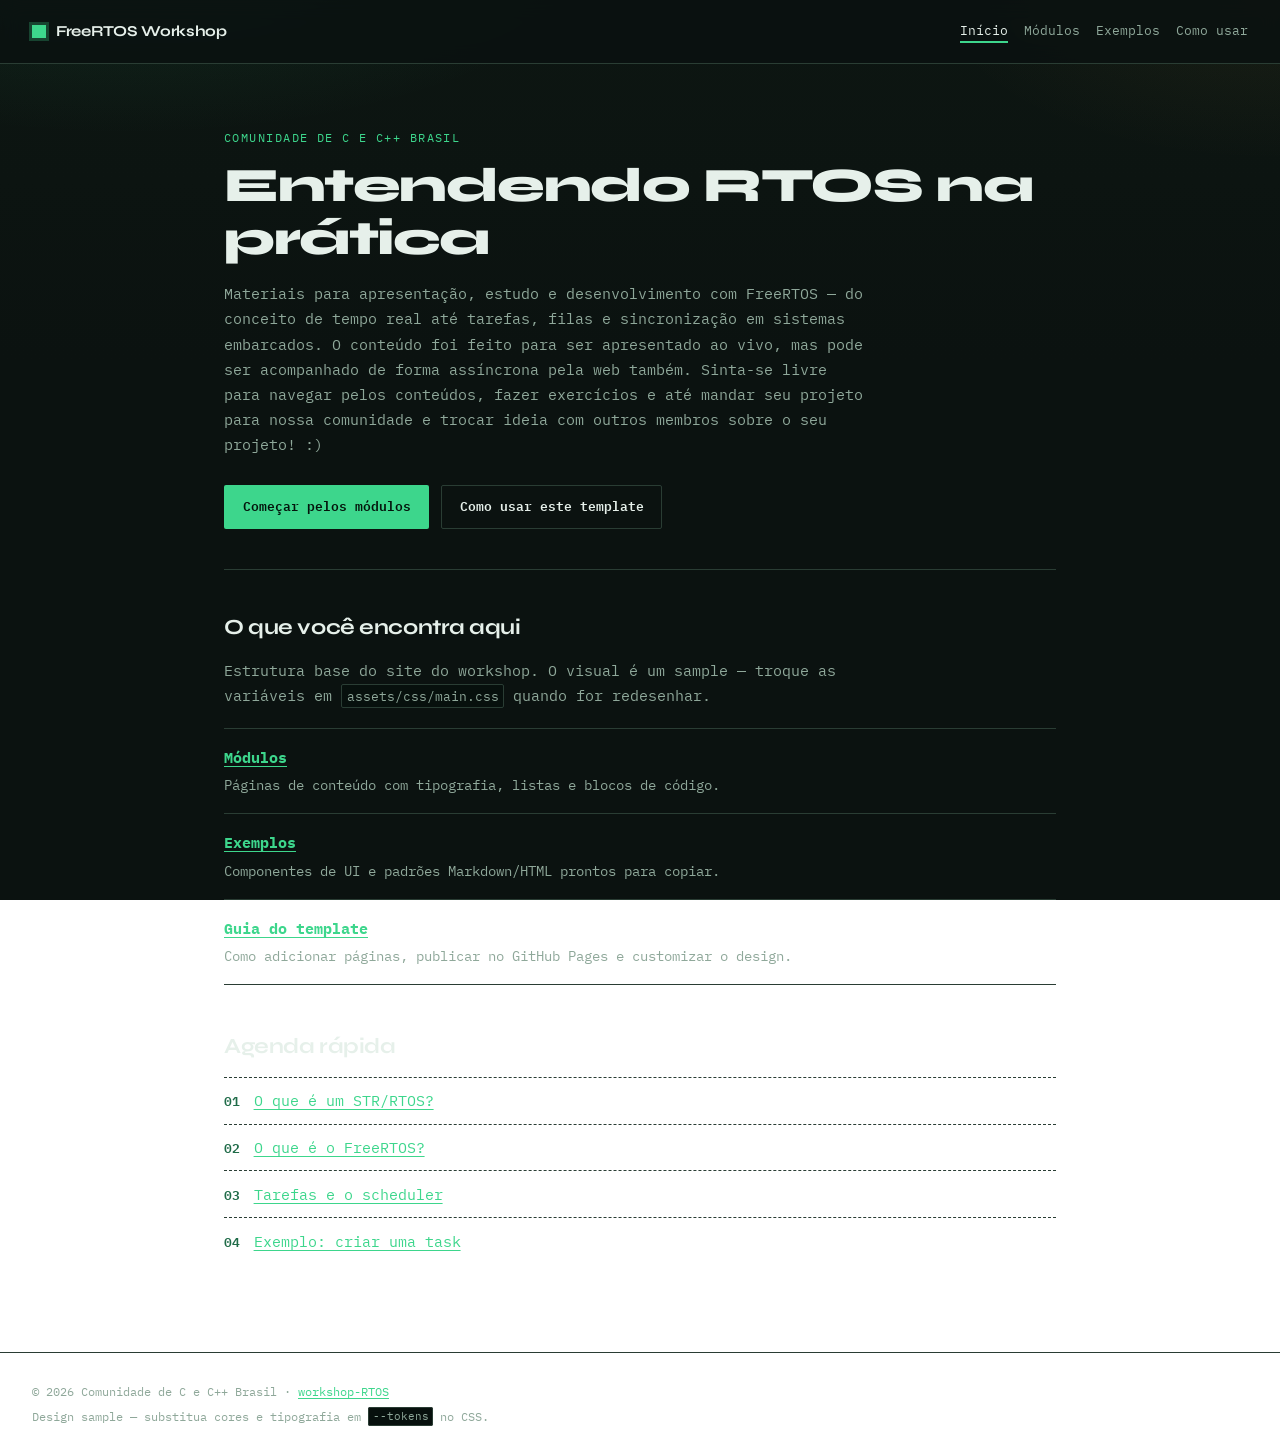
<file: pages/index.html>
<!DOCTYPE html>
<html lang="pt-BR">
<head>
  <meta charset="utf-8">
  <meta name="viewport" content="width=device-width, initial-scale=1">
  <title>Workshop FreeRTOS — Comunidade C e C++ Brasil</title>
  <meta name="description" content="Materiais para apresentação, estudo e desenvolvimento prático com FreeRTOS.">
  <link rel="preconnect" href="https://fonts.googleapis.com">
  <link rel="preconnect" href="https://fonts.gstatic.com" crossorigin>
  <link href="https://fonts.googleapis.com/css2?family=IBM+Plex+Mono:wght@400;600&family=Syne:wght@600;700;800&display=swap" rel="stylesheet">
  <link rel="stylesheet" href="assets/css/main.css">
</head>
<body>
  <div class="page-shell">
    <header class="site-header">
      <a class="brand" href="index.html">
        <span class="brand-mark" aria-hidden="true"></span>
        <span class="brand-text">FreeRTOS Workshop</span>
      </a>
      <nav class="site-nav" aria-label="Principal">
        <a href="index.html" aria-current="page">Início</a>
        <a href="modulos/01-introducao.html">Módulos</a>
        <a href="exemplos/index.html">Exemplos</a>
        <a href="guia/como-usar.html">Como usar</a>
      </nav>
    </header>

    <main>
      <section class="hero">
        <p class="eyebrow">Comunidade de C e C++ Brasil</p>
        <h1>Entendendo RTOS na prática</h1>
        <p class="lede">
          Materiais para apresentação, estudo e desenvolvimento com FreeRTOS —
          do conceito de tempo real até tarefas, filas e sincronização em sistemas embarcados.
          O conteúdo foi feito para ser apresentado ao vivo, mas pode ser 
          acompanhado de forma assíncrona pela web também. Sinta-se livre para
          navegar pelos conteúdos, fazer exercícios e até mandar seu projeto para 
          nossa comunidade e trocar ideia com outros membros sobre o seu projeto! :)
        </p>
        <div class="cta-row">
          <a class="btn btn-primary" href="modulos/01-introducao.html">Começar pelos módulos</a>
          <a class="btn btn-ghost" href="guia/como-usar.html">Como usar este template</a>
        </div>
      </section>

      <section class="section">
        <h2>O que você encontra aqui</h2>
        <p class="section-intro">Estrutura base do site do workshop. O visual é um sample — troque as variáveis em <code>assets/css/main.css</code> quando for redesenhar.</p>
        <ul class="feature-list">
          <li>
            <a href="modulos/01-introducao.html"><strong>Módulos</strong></a>
            <span>Páginas de conteúdo com tipografia, listas e blocos de código.</span>
          </li>
          <li>
            <a href="exemplos/index.html"><strong>Exemplos</strong></a>
            <span>Componentes de UI e padrões Markdown/HTML prontos para copiar.</span>
          </li>
          <li>
            <a href="guia/como-usar.html"><strong>Guia do template</strong></a>
            <span>Como adicionar páginas, publicar no GitHub Pages e customizar o design.</span>
          </li>
        </ul>
      </section>

      <section class="section section-compact">
        <h2>Agenda rápida</h2>
        <ol class="agenda">
          <li><a href="modulos/01-introducao.html">O que é um STR/RTOS?</a></li>
          <li><a href="modulos/02-freertos.html">O que é o FreeRTOS?</a></li>
          <li><a href="modulos/02-tarefas.html">Tarefas e o scheduler</a></li>
          <li><a href="exemplos/snippet-codigo.html">Exemplo: criar uma task</a></li>
        </ol>
      </section>
    </main>

    <footer class="site-footer">
      <p>© 2026 Comunidade de C e C++ Brasil · <a href="https://github.com/">workshop-RTOS</a></p>
      <p class="footer-note">Design sample — substitua cores e tipografia em <code>--tokens</code> no CSS.</p>
    </footer>
  </div>
</body>
</html>
</file>
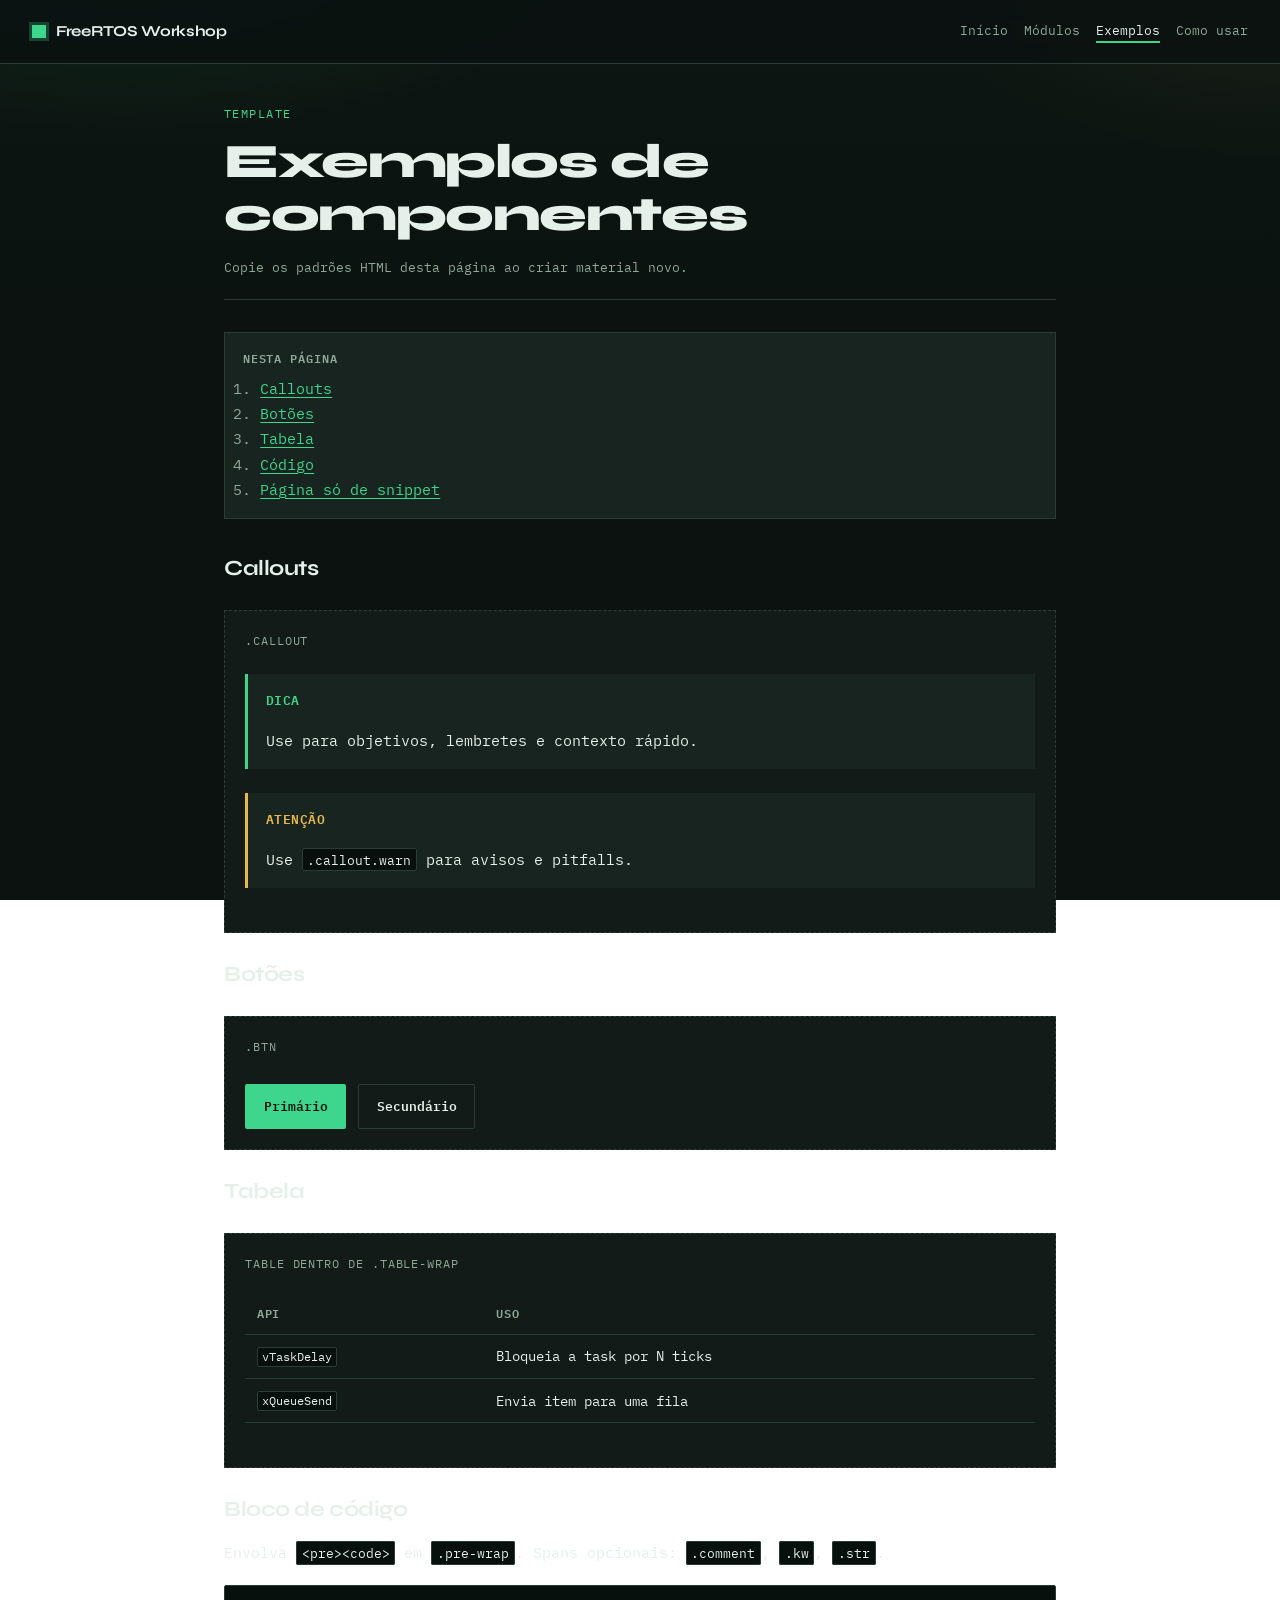
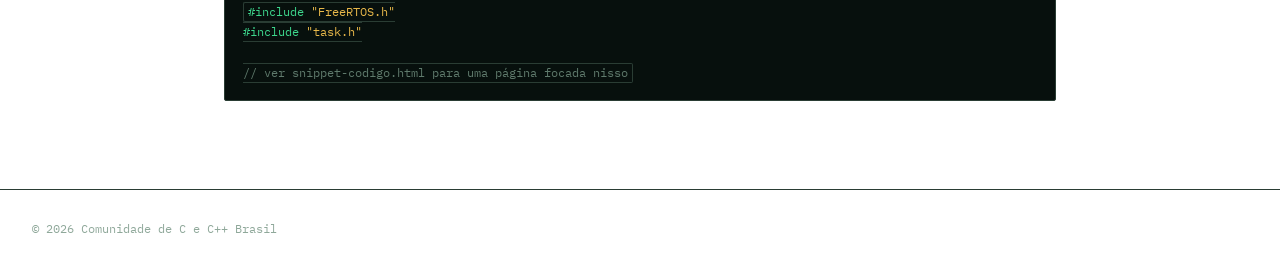
<file: docs/exemplos/index.html>
<!DOCTYPE html>
<html lang="pt-BR">
<head>
  <meta charset="utf-8">
  <meta name="viewport" content="width=device-width, initial-scale=1">
  <title>Exemplos de componentes — Workshop FreeRTOS</title>
  <link rel="preconnect" href="https://fonts.googleapis.com">
  <link rel="preconnect" href="https://fonts.gstatic.com" crossorigin>
  <link href="https://fonts.googleapis.com/css2?family=IBM+Plex+Mono:wght@400;600&family=Syne:wght@600;700;800&display=swap" rel="stylesheet">
  <link rel="stylesheet" href="../assets/css/main.css">
</head>
<body>
  <div class="page-shell">
    <header class="site-header">
      <a class="brand" href="../index.html">
        <span class="brand-mark" aria-hidden="true"></span>
        <span class="brand-text">FreeRTOS Workshop</span>
      </a>
      <nav class="site-nav" aria-label="Principal">
        <a href="../index.html">Início</a>
        <a href="../modulos/01-introducao.html">Módulos</a>
        <a href="index.html" aria-current="page">Exemplos</a>
        <a href="../guia/como-usar.html">Como usar</a>
      </nav>
    </header>

    <main>
      <header class="page-header">
        <p class="eyebrow">Template</p>
        <h1 class="page-title">Exemplos de componentes</h1>
        <p class="meta">Copie os padrões HTML desta página ao criar material novo.</p>
      </header>

      <nav class="toc" aria-label="Nesta página">
        <h2>Nesta página</h2>
        <ol>
          <li><a href="#callouts">Callouts</a></li>
          <li><a href="#botoes">Botões</a></li>
          <li><a href="#tabela">Tabela</a></li>
          <li><a href="#codigo">Código</a></li>
          <li><a href="snippet-codigo.html">Página só de snippet</a></li>
        </ol>
      </nav>

      <article class="content">
        <h2 id="callouts">Callouts</h2>
        <div class="component-demo">
          <p class="label">.callout</p>
          <div class="callout">
            <p class="callout-title">Dica</p>
            <p>Use para objetivos, lembretes e contexto rápido.</p>
          </div>
          <div class="callout warn">
            <p class="callout-title">Atenção</p>
            <p>Use <code>.callout.warn</code> para avisos e pitfalls.</p>
          </div>
        </div>

        <h2 id="botoes">Botões</h2>
        <div class="component-demo">
          <p class="label">.btn</p>
          <div class="cta-row">
            <a class="btn btn-primary" href="#">Primário</a>
            <a class="btn btn-ghost" href="#">Secundário</a>
          </div>
        </div>

        <h2 id="tabela">Tabela</h2>
        <div class="component-demo">
          <p class="label">table dentro de .table-wrap</p>
          <div class="table-wrap">
            <table>
              <thead>
                <tr>
                  <th>API</th>
                  <th>Uso</th>
                </tr>
              </thead>
              <tbody>
                <tr>
                  <td><code>vTaskDelay</code></td>
                  <td>Bloqueia a task por N ticks</td>
                </tr>
                <tr>
                  <td><code>xQueueSend</code></td>
                  <td>Envia item para uma fila</td>
                </tr>
              </tbody>
            </table>
          </div>
        </div>

        <h2 id="codigo">Bloco de código</h2>
        <p>
          Envolva <code>&lt;pre&gt;&lt;code&gt;</code> em <code>.pre-wrap</code>.
          Spans opcionais: <code>.comment</code>, <code>.kw</code>, <code>.str</code>.
        </p>
        <div class="pre-wrap">
          <pre><code><span class="kw">#include</span> <span class="str">"FreeRTOS.h"</span>
<span class="kw">#include</span> <span class="str">"task.h"</span>

<span class="comment">// ver snippet-codigo.html para uma página focada nisso</span></code></pre>
        </div>
      </article>
    </main>

    <footer class="site-footer">
      <p>© 2026 Comunidade de C e C++ Brasil</p>
    </footer>
  </div>
</body>
</html>
</file>
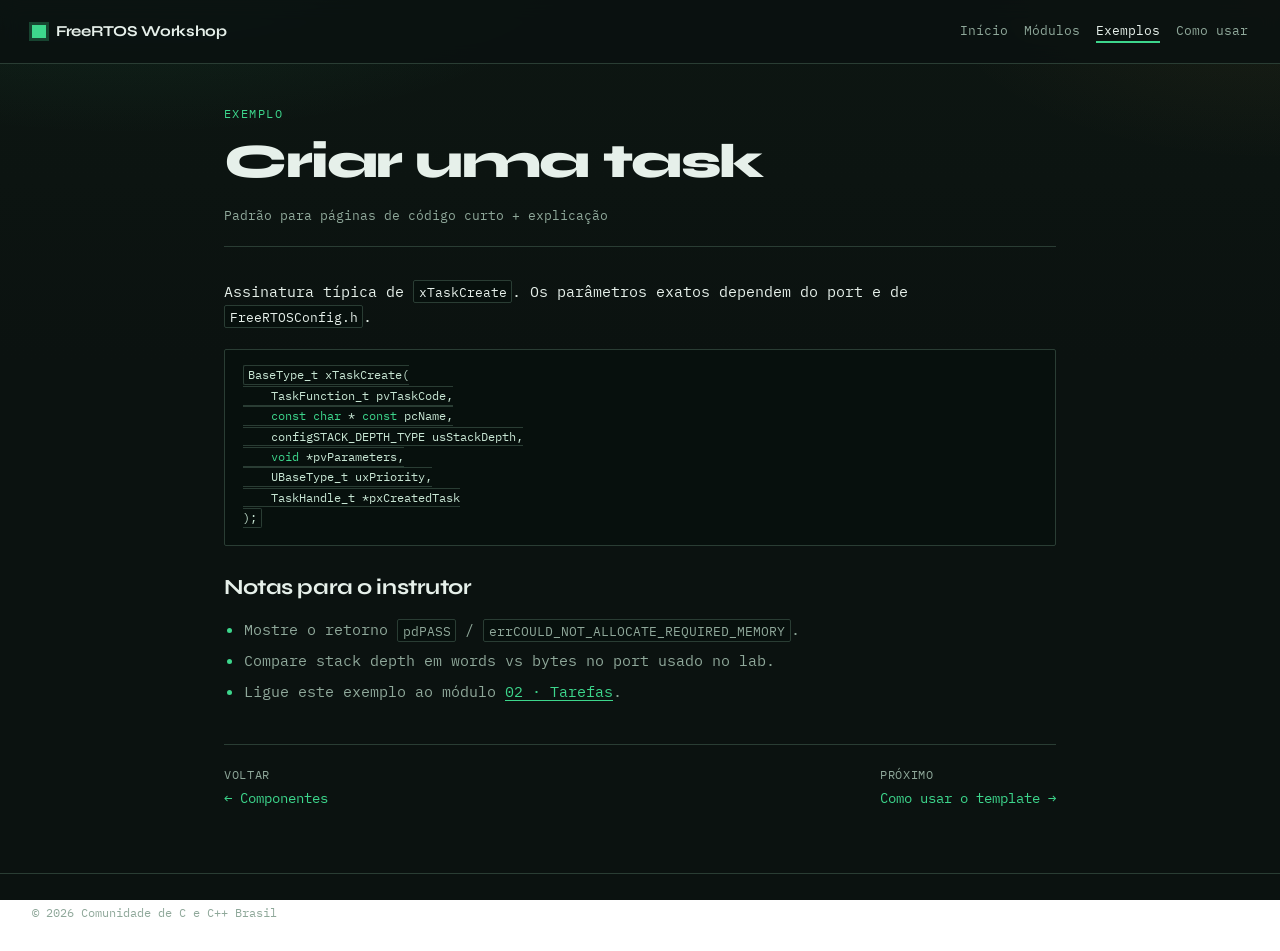
<file: docs/exemplos/snippet-codigo.html>
<!DOCTYPE html>
<html lang="pt-BR">
<head>
  <meta charset="utf-8">
  <meta name="viewport" content="width=device-width, initial-scale=1">
  <title>Snippet · xTaskCreate — Workshop FreeRTOS</title>
  <link rel="preconnect" href="https://fonts.googleapis.com">
  <link rel="preconnect" href="https://fonts.gstatic.com" crossorigin>
  <link href="https://fonts.googleapis.com/css2?family=IBM+Plex+Mono:wght@400;600&family=Syne:wght@600;700;800&display=swap" rel="stylesheet">
  <link rel="stylesheet" href="../assets/css/main.css">
</head>
<body>
  <div class="page-shell">
    <header class="site-header">
      <a class="brand" href="../index.html">
        <span class="brand-mark" aria-hidden="true"></span>
        <span class="brand-text">FreeRTOS Workshop</span>
      </a>
      <nav class="site-nav" aria-label="Principal">
        <a href="../index.html">Início</a>
        <a href="../modulos/01-introducao.html">Módulos</a>
        <a href="index.html" aria-current="page">Exemplos</a>
        <a href="../guia/como-usar.html">Como usar</a>
      </nav>
    </header>

    <main>
      <header class="page-header">
        <p class="eyebrow">Exemplo</p>
        <h1 class="page-title">Criar uma task</h1>
        <p class="meta">Padrão para páginas de código curto + explicação</p>
      </header>

      <article class="content">
        <p>
          Assinatura típica de <code>xTaskCreate</code>. Os parâmetros exatos dependem
          do port e de <code>FreeRTOSConfig.h</code>.
        </p>

        <div class="pre-wrap">
          <pre><code>BaseType_t xTaskCreate(
    TaskFunction_t pvTaskCode,
    <span class="kw">const</span> <span class="kw">char</span> * <span class="kw">const</span> pcName,
    configSTACK_DEPTH_TYPE usStackDepth,
    <span class="kw">void</span> *pvParameters,
    UBaseType_t uxPriority,
    TaskHandle_t *pxCreatedTask
);</code></pre>
        </div>

        <h2>Notas para o instrutor</h2>
        <ul>
          <li>Mostre o retorno <code>pdPASS</code> / <code>errCOULD_NOT_ALLOCATE_REQUIRED_MEMORY</code>.</li>
          <li>Compare stack depth em words vs bytes no port usado no lab.</li>
          <li>Ligue este exemplo ao módulo <a href="../modulos/02-tarefas.html">02 · Tarefas</a>.</li>
        </ul>
      </article>

      <nav class="pager" aria-label="Navegação">
        <a href="index.html">
          <span class="dir">Voltar</span>
          ← Componentes
        </a>
        <a href="../guia/como-usar.html">
          <span class="dir">Próximo</span>
          Como usar o template →
        </a>
      </nav>
    </main>

    <footer class="site-footer">
      <p>© 2026 Comunidade de C e C++ Brasil</p>
    </footer>
  </div>
</body>
</html>
</file>
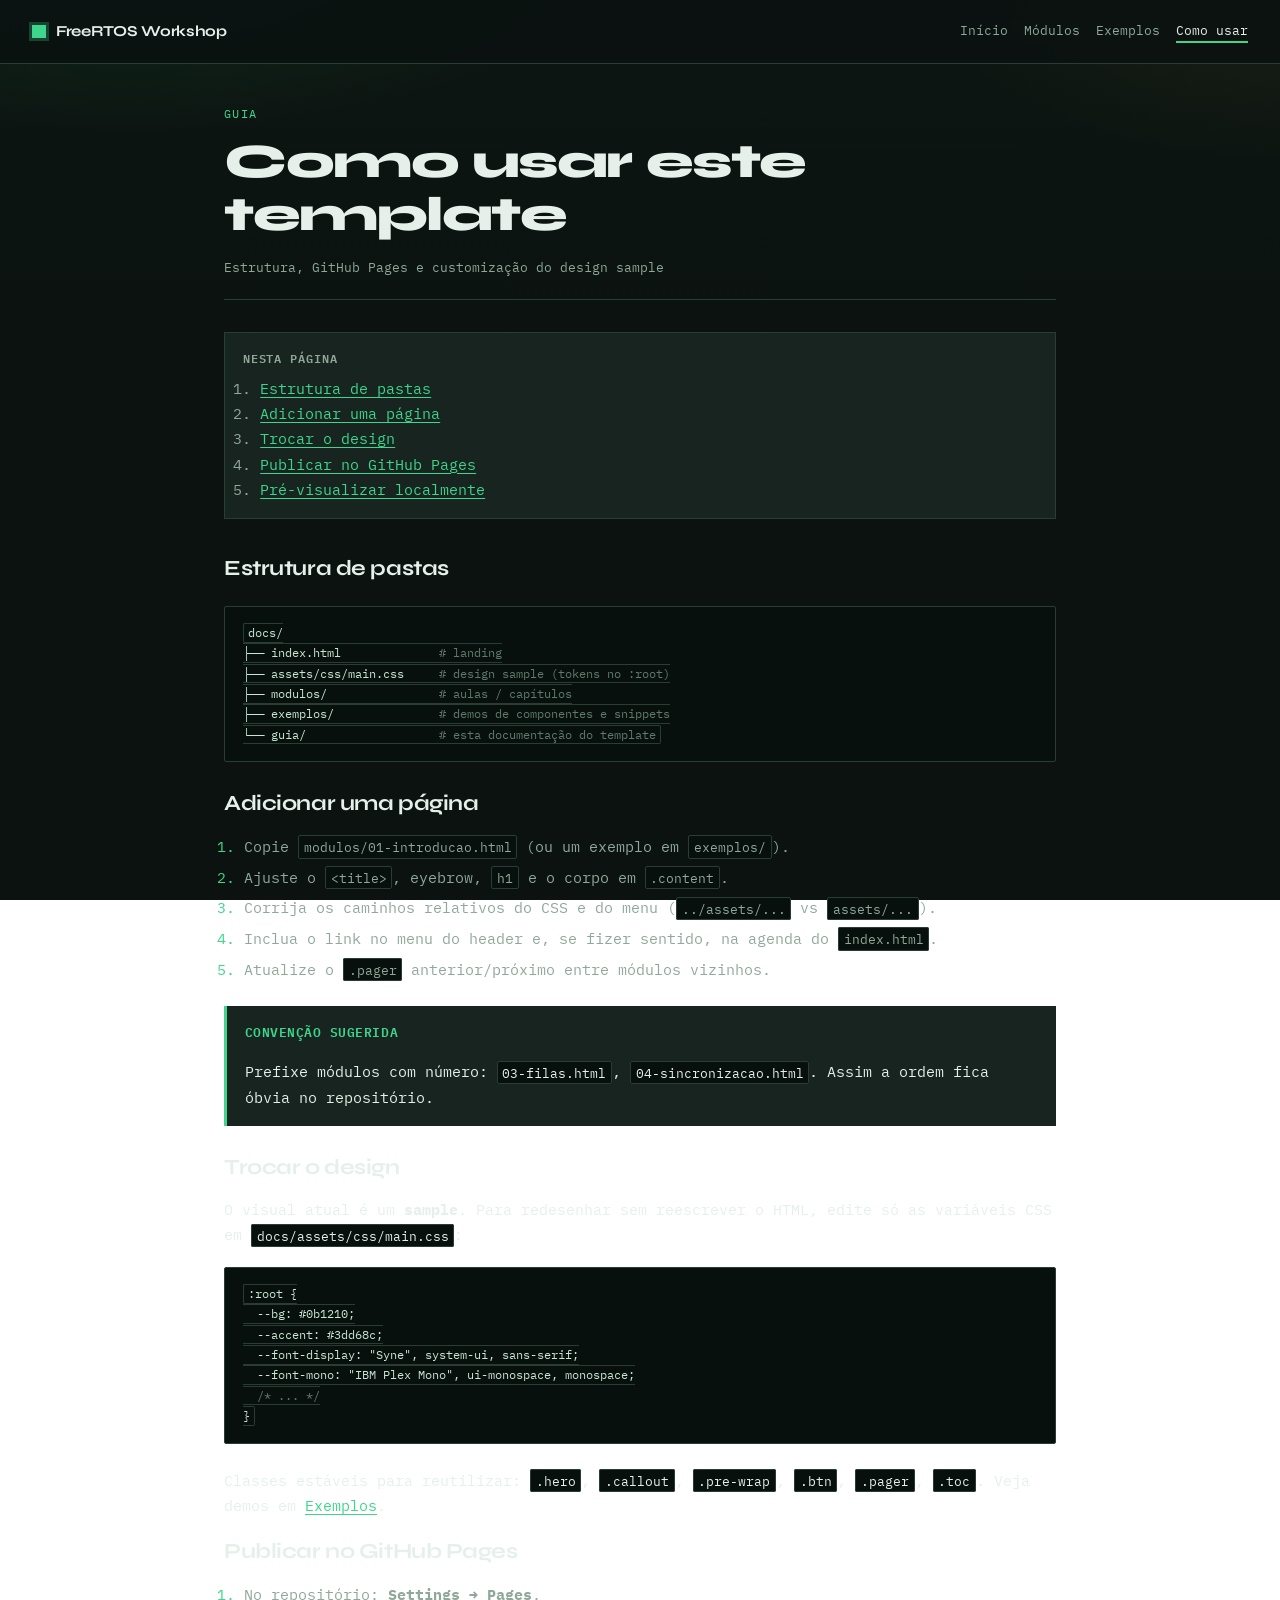
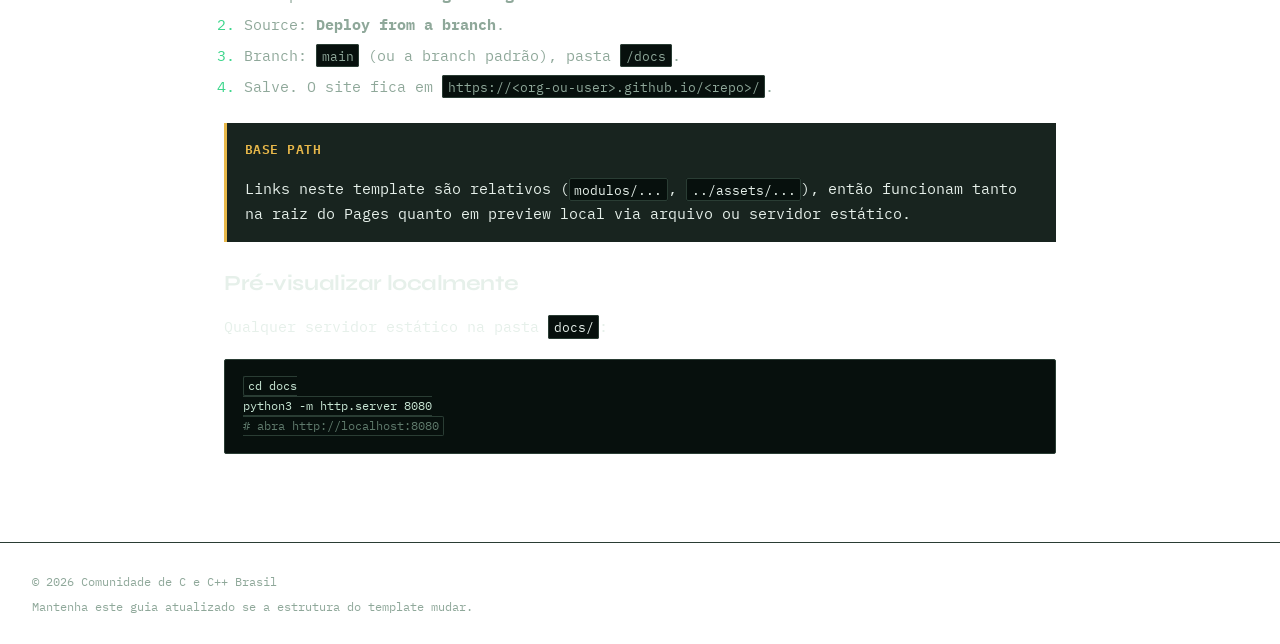
<file: docs/guia/como-usar.html>
<!DOCTYPE html>
<html lang="pt-BR">
<head>
  <meta charset="utf-8">
  <meta name="viewport" content="width=device-width, initial-scale=1">
  <title>Como usar este template — Workshop FreeRTOS</title>
  <link rel="preconnect" href="https://fonts.googleapis.com">
  <link rel="preconnect" href="https://fonts.gstatic.com" crossorigin>
  <link href="https://fonts.googleapis.com/css2?family=IBM+Plex+Mono:wght@400;600&family=Syne:wght@600;700;800&display=swap" rel="stylesheet">
  <link rel="stylesheet" href="../assets/css/main.css">
</head>
<body>
  <div class="page-shell">
    <header class="site-header">
      <a class="brand" href="../index.html">
        <span class="brand-mark" aria-hidden="true"></span>
        <span class="brand-text">FreeRTOS Workshop</span>
      </a>
      <nav class="site-nav" aria-label="Principal">
        <a href="../index.html">Início</a>
        <a href="../modulos/01-introducao.html">Módulos</a>
        <a href="../exemplos/index.html">Exemplos</a>
        <a href="como-usar.html" aria-current="page">Como usar</a>
      </nav>
    </header>

    <main>
      <header class="page-header">
        <p class="eyebrow">Guia</p>
        <h1 class="page-title">Como usar este template</h1>
        <p class="meta">Estrutura, GitHub Pages e customização do design sample</p>
      </header>

      <nav class="toc" aria-label="Nesta página">
        <h2>Nesta página</h2>
        <ol>
          <li><a href="#estrutura">Estrutura de pastas</a></li>
          <li><a href="#nova-pagina">Adicionar uma página</a></li>
          <li><a href="#design">Trocar o design</a></li>
          <li><a href="#pages">Publicar no GitHub Pages</a></li>
          <li><a href="#local">Pré-visualizar localmente</a></li>
        </ol>
      </nav>

      <article class="content">
        <h2 id="estrutura">Estrutura de pastas</h2>
        <div class="pre-wrap">
          <pre><code>docs/
├── index.html              <span class="comment"># landing</span>
├── assets/css/main.css     <span class="comment"># design sample (tokens no :root)</span>
├── modulos/                <span class="comment"># aulas / capítulos</span>
├── exemplos/               <span class="comment"># demos de componentes e snippets</span>
└── guia/                   <span class="comment"># esta documentação do template</span></code></pre>
        </div>

        <h2 id="nova-pagina">Adicionar uma página</h2>
        <ol>
          <li>Copie <code>modulos/01-introducao.html</code> (ou um exemplo em <code>exemplos/</code>).</li>
          <li>Ajuste o <code>&lt;title&gt;</code>, eyebrow, <code>h1</code> e o corpo em <code>.content</code>.</li>
          <li>Corrija os caminhos relativos do CSS e do menu (<code>../assets/...</code> vs <code>assets/...</code>).</li>
          <li>Inclua o link no menu do header e, se fizer sentido, na agenda do <code>index.html</code>.</li>
          <li>Atualize o <code>.pager</code> anterior/próximo entre módulos vizinhos.</li>
        </ol>

        <div class="callout">
          <p class="callout-title">Convenção sugerida</p>
          <p>
            Prefixe módulos com número: <code>03-filas.html</code>,
            <code>04-sincronizacao.html</code>. Assim a ordem fica óbvia no repositório.
          </p>
        </div>

        <h2 id="design">Trocar o design</h2>
        <p>
          O visual atual é um <strong>sample</strong>. Para redesenhar sem reescrever o HTML,
          edite só as variáveis CSS em <code>docs/assets/css/main.css</code>:
        </p>
        <div class="pre-wrap">
          <pre><code>:root {
  --bg: #0b1210;
  --accent: #3dd68c;
  --font-display: "Syne", system-ui, sans-serif;
  --font-mono: "IBM Plex Mono", ui-monospace, monospace;
  <span class="comment">/* ... */</span>
}</code></pre>
        </div>
        <p>
          Classes estáveis para reutilizar: <code>.hero</code>, <code>.callout</code>,
          <code>.pre-wrap</code>, <code>.btn</code>, <code>.pager</code>, <code>.toc</code>.
          Veja demos em <a href="../exemplos/index.html">Exemplos</a>.
        </p>

        <h2 id="pages">Publicar no GitHub Pages</h2>
        <ol>
          <li>No repositório: <strong>Settings → Pages</strong>.</li>
          <li>Source: <strong>Deploy from a branch</strong>.</li>
          <li>Branch: <code>main</code> (ou a branch padrão), pasta <code>/docs</code>.</li>
          <li>Salve. O site fica em <code>https://&lt;org-ou-user&gt;.github.io/&lt;repo&gt;/</code>.</li>
        </ol>
        <div class="callout warn">
          <p class="callout-title">Base path</p>
          <p>
            Links neste template são relativos (<code>modulos/...</code>, <code>../assets/...</code>),
            então funcionam tanto na raiz do Pages quanto em preview local via arquivo ou servidor estático.
          </p>
        </div>

        <h2 id="local">Pré-visualizar localmente</h2>
        <p>Qualquer servidor estático na pasta <code>docs/</code>:</p>
        <div class="pre-wrap">
          <pre><code>cd docs
python3 -m http.server 8080
<span class="comment"># abra http://localhost:8080</span></code></pre>
        </div>
      </article>
    </main>

    <footer class="site-footer">
      <p>© 2026 Comunidade de C e C++ Brasil</p>
      <p class="footer-note">Mantenha este guia atualizado se a estrutura do template mudar.</p>
    </footer>
  </div>
</body>
</html>
</file>
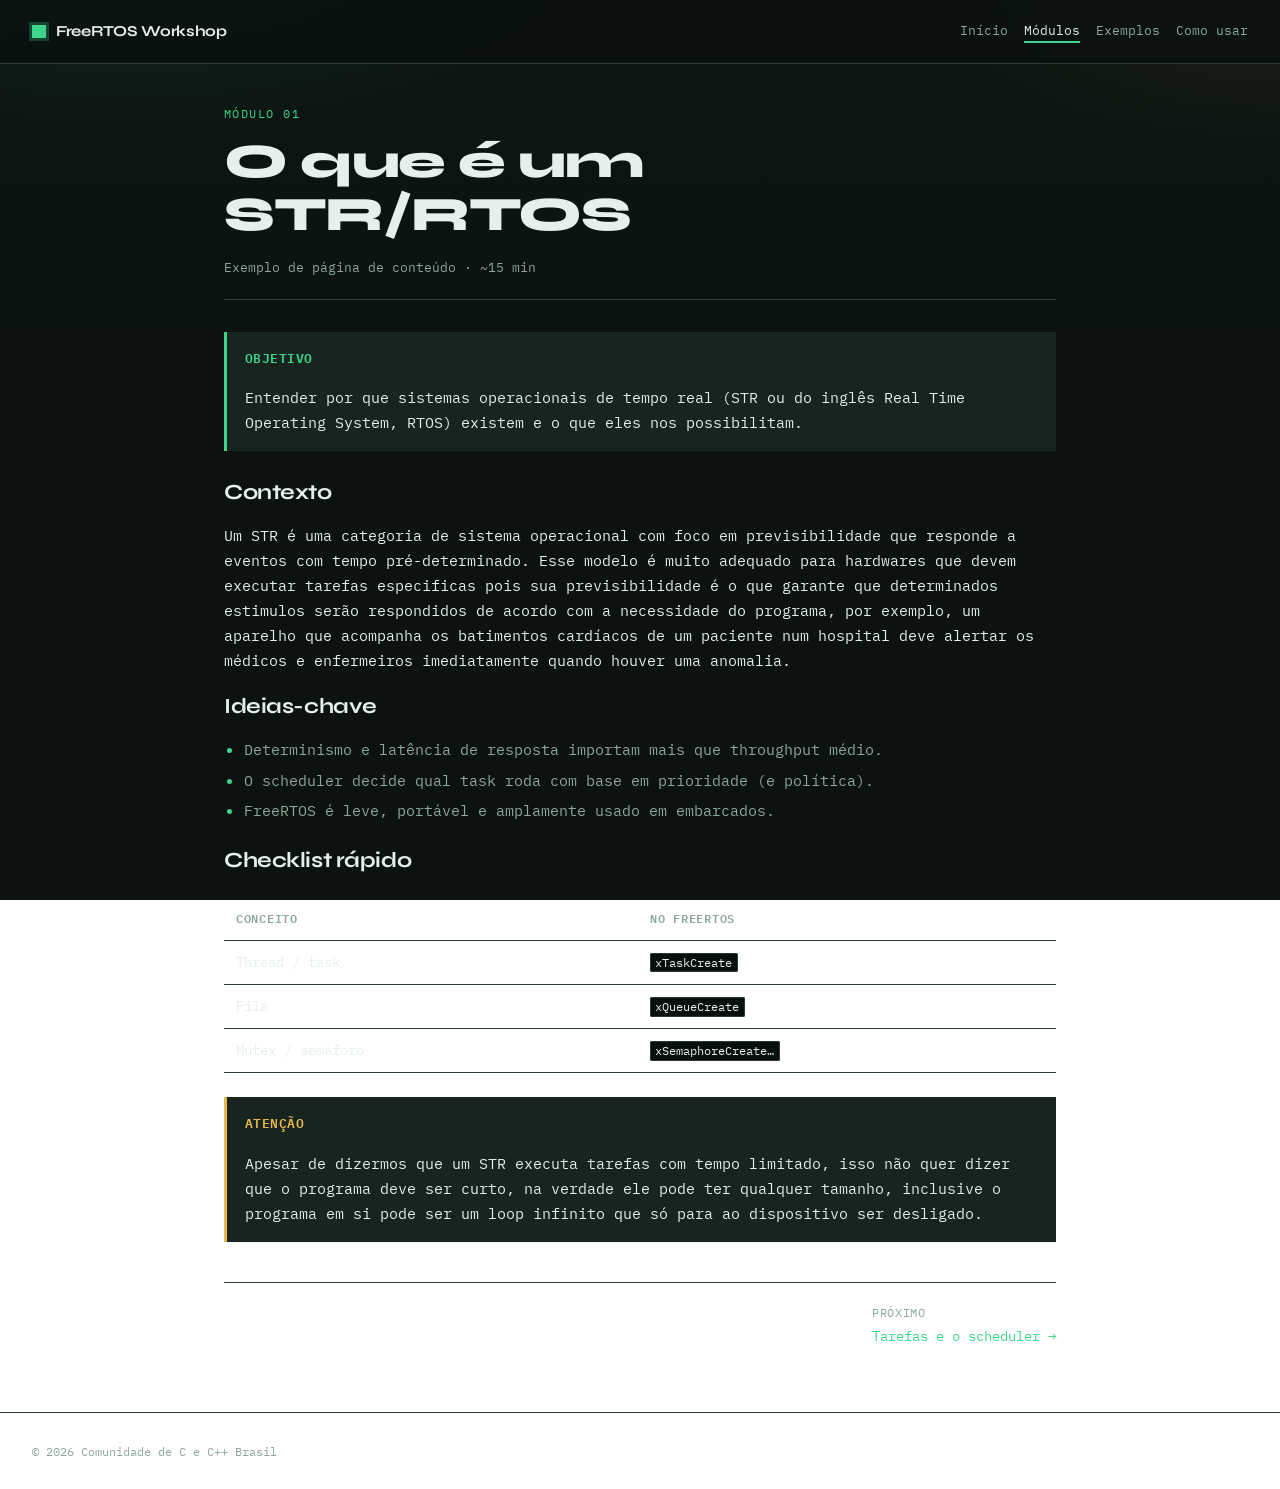
<file: docs/modulos/01-introducao.html>
<!DOCTYPE html>
<html lang="pt-BR">
<head>
  <meta charset="utf-8">
  <meta name="viewport" content="width=device-width, initial-scale=1">
  <title>01 · Introdução — Workshop FreeRTOS</title>
  <link rel="preconnect" href="https://fonts.googleapis.com">
  <link rel="preconnect" href="https://fonts.gstatic.com" crossorigin>
  <link href="https://fonts.googleapis.com/css2?family=IBM+Plex+Mono:wght@400;600&family=Syne:wght@600;700;800&display=swap" rel="stylesheet">
  <link rel="stylesheet" href="../assets/css/main.css">
</head>
<body>
  <div class="page-shell">
    <header class="site-header">
      <a class="brand" href="../index.html">
        <span class="brand-mark" aria-hidden="true"></span>
        <span class="brand-text">FreeRTOS Workshop</span>
      </a>
      <nav class="site-nav" aria-label="Principal">
        <a href="../index.html">Início</a>
        <a href="01-introducao.html" aria-current="page">Módulos</a>
        <a href="../exemplos/index.html">Exemplos</a>
        <a href="../guia/como-usar.html">Como usar</a>
      </nav>
    </header>

    <main>
      <header class="page-header">
        <p class="eyebrow">Módulo 01</p>
        <h1 class="page-title">O que é um STR/RTOS</h1>
        <p class="meta">Exemplo de página de conteúdo · ~15 min</p>
      </header>

      <article class="content">
        <div class="callout">
          <p class="callout-title">Objetivo</p>
          <p>Entender por que sistemas operacionais de tempo real (STR ou do 
		  inglês Real Time Operating System, RTOS) existem e o que eles nos 
		  possibilitam.</p>
        </div>

        <h2>Contexto</h2>
        <p>
          Um STR é uma categoria de sistema operacional com foco em 
		      previsibilidade que responde a eventos com tempo pré-determinado. Esse
		      modelo é muito adequado para hardwares que devem executar tarefas 
		      especificas pois sua previsibilidade é o que garante que determinados
		      estimulos serão respondidos de acordo com a necessidade do programa, 
		      por exemplo, um aparelho que acompanha os batimentos cardíacos de um 
		      paciente num hospital deve alertar os médicos e enfermeiros 
		      imediatamente quando houver uma anomalia.
        </p>

        <h2>Ideias-chave</h2>
        <ul>
          <li>Determinismo e latência de resposta importam mais que throughput médio.</li>
          <li>O scheduler decide qual task roda com base em prioridade (e política).</li>
          <li>FreeRTOS é leve, portável e amplamente usado em embarcados.</li>
        </ul>

        <h2>Checklist rápido</h2>
        <div class="table-wrap">
          <table>
            <thead>
              <tr>
                <th>Conceito</th>
                <th>No FreeRTOS</th>
              </tr>
            </thead>
            <tbody>
              <tr>
                <td>Thread / task</td>
                <td><code>xTaskCreate</code></td>
              </tr>
              <tr>
                <td>Fila</td>
                <td><code>xQueueCreate</code></td>
              </tr>
              <tr>
                <td>Mutex / semáforo</td>
                <td><code>xSemaphoreCreate…</code></td>
              </tr>
            </tbody>
          </table>
        </div>

        <div class="callout warn">
          <p class="callout-title">Atenção</p>
          <p>
            Apesar de dizermos que um STR executa tarefas com tempo limitado, isso
            não quer dizer que o programa deve ser curto, na verdade ele pode ter 
            qualquer tamanho, inclusive o programa em si pode ser um loop infinito 
            que só para ao dispositivo ser desligado.
          </p>
        </div>
      </article>

      <nav class="pager" aria-label="Navegação entre módulos">
        <span></span>
        <a href="02-tarefas.html">
          <span class="dir">Próximo</span>
          Tarefas e o scheduler →
        </a>
      </nav>
    </main>

    <footer class="site-footer">
      <p>© 2026 Comunidade de C e C++ Brasil</p>
    </footer>
  </div>
</body>
</html>
</file>
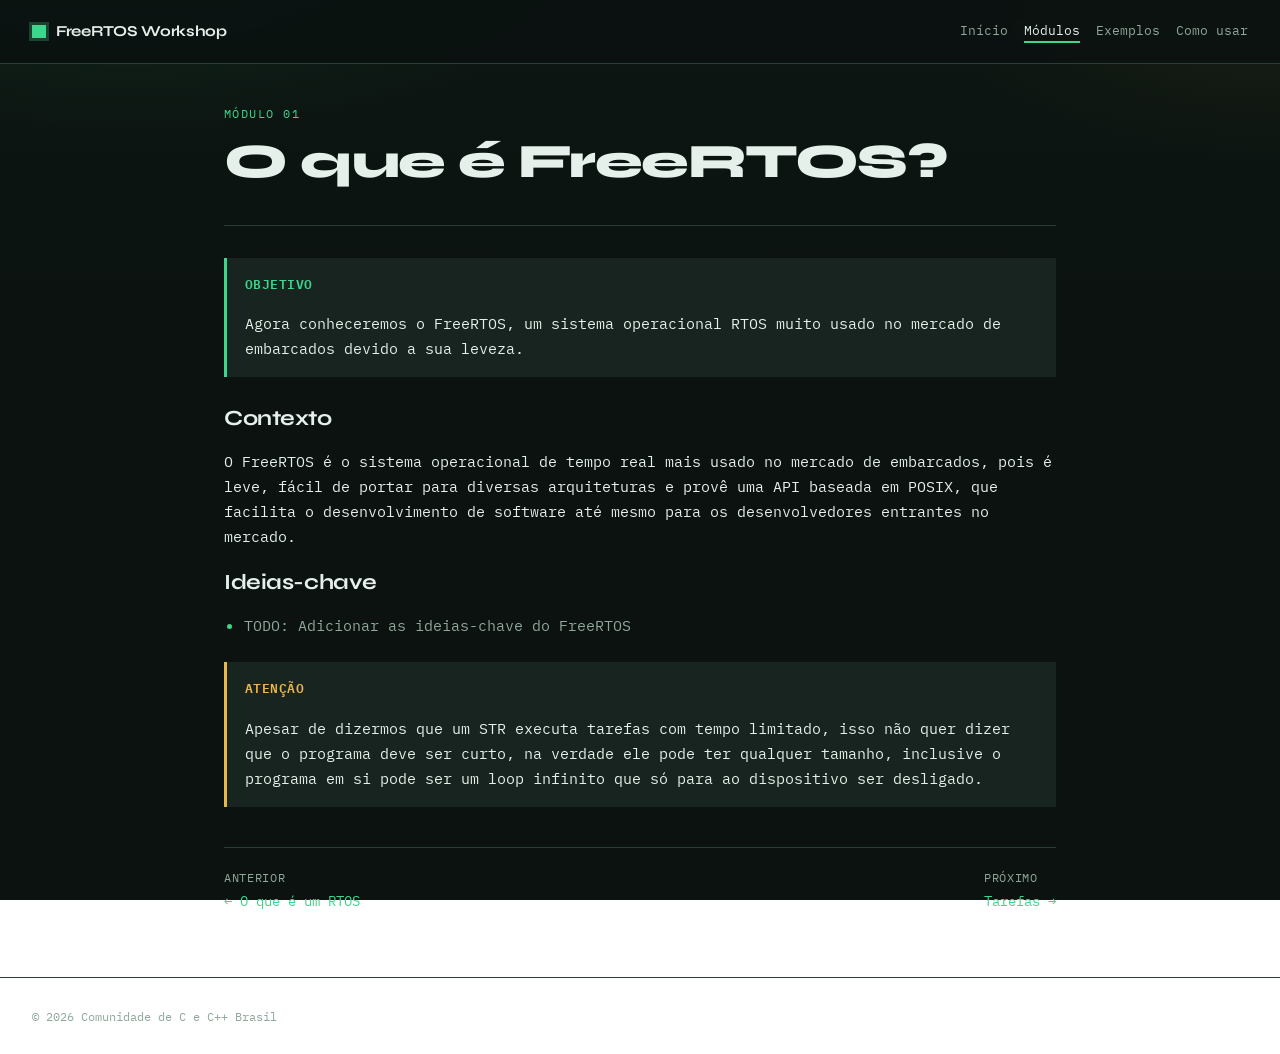
<file: docs/modulos/02-freertos.html>
<!DOCTYPE html>
<html lang="pt-BR">
<head>
  <meta charset="utf-8">
  <meta name="viewport" content="width=device-width, initial-scale=1">
  <title>01 · Introdução — Workshop FreeRTOS</title>
  <link rel="preconnect" href="https://fonts.googleapis.com">
  <link rel="preconnect" href="https://fonts.gstatic.com" crossorigin>
  <link href="https://fonts.googleapis.com/css2?family=IBM+Plex+Mono:wght@400;600&family=Syne:wght@600;700;800&display=swap" rel="stylesheet">
  <link rel="stylesheet" href="../assets/css/main.css">
</head>
<body>
  <div class="page-shell">
    <header class="site-header">
      <a class="brand" href="../index.html">
        <span class="brand-mark" aria-hidden="true"></span>
        <span class="brand-text">FreeRTOS Workshop</span>
      </a>
      <nav class="site-nav" aria-label="Principal">
        <a href="../index.html">Início</a>
        <a href="01-introducao.html" aria-current="page">Módulos</a>
        <a href="../exemplos/index.html">Exemplos</a>
        <a href="../guia/como-usar.html">Como usar</a>
      </nav>
    </header>

    <main>
      <header class="page-header">
        <p class="eyebrow">Módulo 01</p>
        <h1 class="page-title">O que é FreeRTOS?</h1>
      </header>

      <article class="content">
        <div class="callout">
          <p class="callout-title">Objetivo</p>
          <p>
            Agora conheceremos o FreeRTOS, um sistema operacional RTOS muito 
            usado no mercado de embarcados devido a sua leveza.
          </p>
        </div>

        <h2>Contexto</h2>
        <p>
          O FreeRTOS é o sistema operacional de tempo real mais usado no mercado
          de embarcados, pois é leve, fácil de portar para diversas arquiteturas
          e provê uma API baseada em POSIX, que facilita o desenvolvimento de 
          software até mesmo para os desenvolvedores entrantes no mercado.
        </p>

        <h2>Ideias-chave</h2>
        <ul>
          <li>TODO: Adicionar as ideias-chave do FreeRTOS</li>
        </ul>

        <div class="callout warn">
          <p class="callout-title">Atenção</p>
          <p>
            Apesar de dizermos que um STR executa tarefas com tempo limitado, isso
            não quer dizer que o programa deve ser curto, na verdade ele pode ter 
            qualquer tamanho, inclusive o programa em si pode ser um loop infinito 
            que só para ao dispositivo ser desligado.
          </p>
        </div>
      </article>

      <nav class="pager" aria-label="Navegação entre módulos">
        <a href="01-introducao.html">
          <span class="dir">Anterior</span>
          ← O que é um RTOS
        </a>
        <a href="02-tarefas.html">
          <span class="dir">Próximo</span>
          Tarefas →
        </a>
      </nav>
    </main>

    <footer class="site-footer">
      <p>© 2026 Comunidade de C e C++ Brasil</p>
    </footer>
  </div>
</body>
</html>
</file>
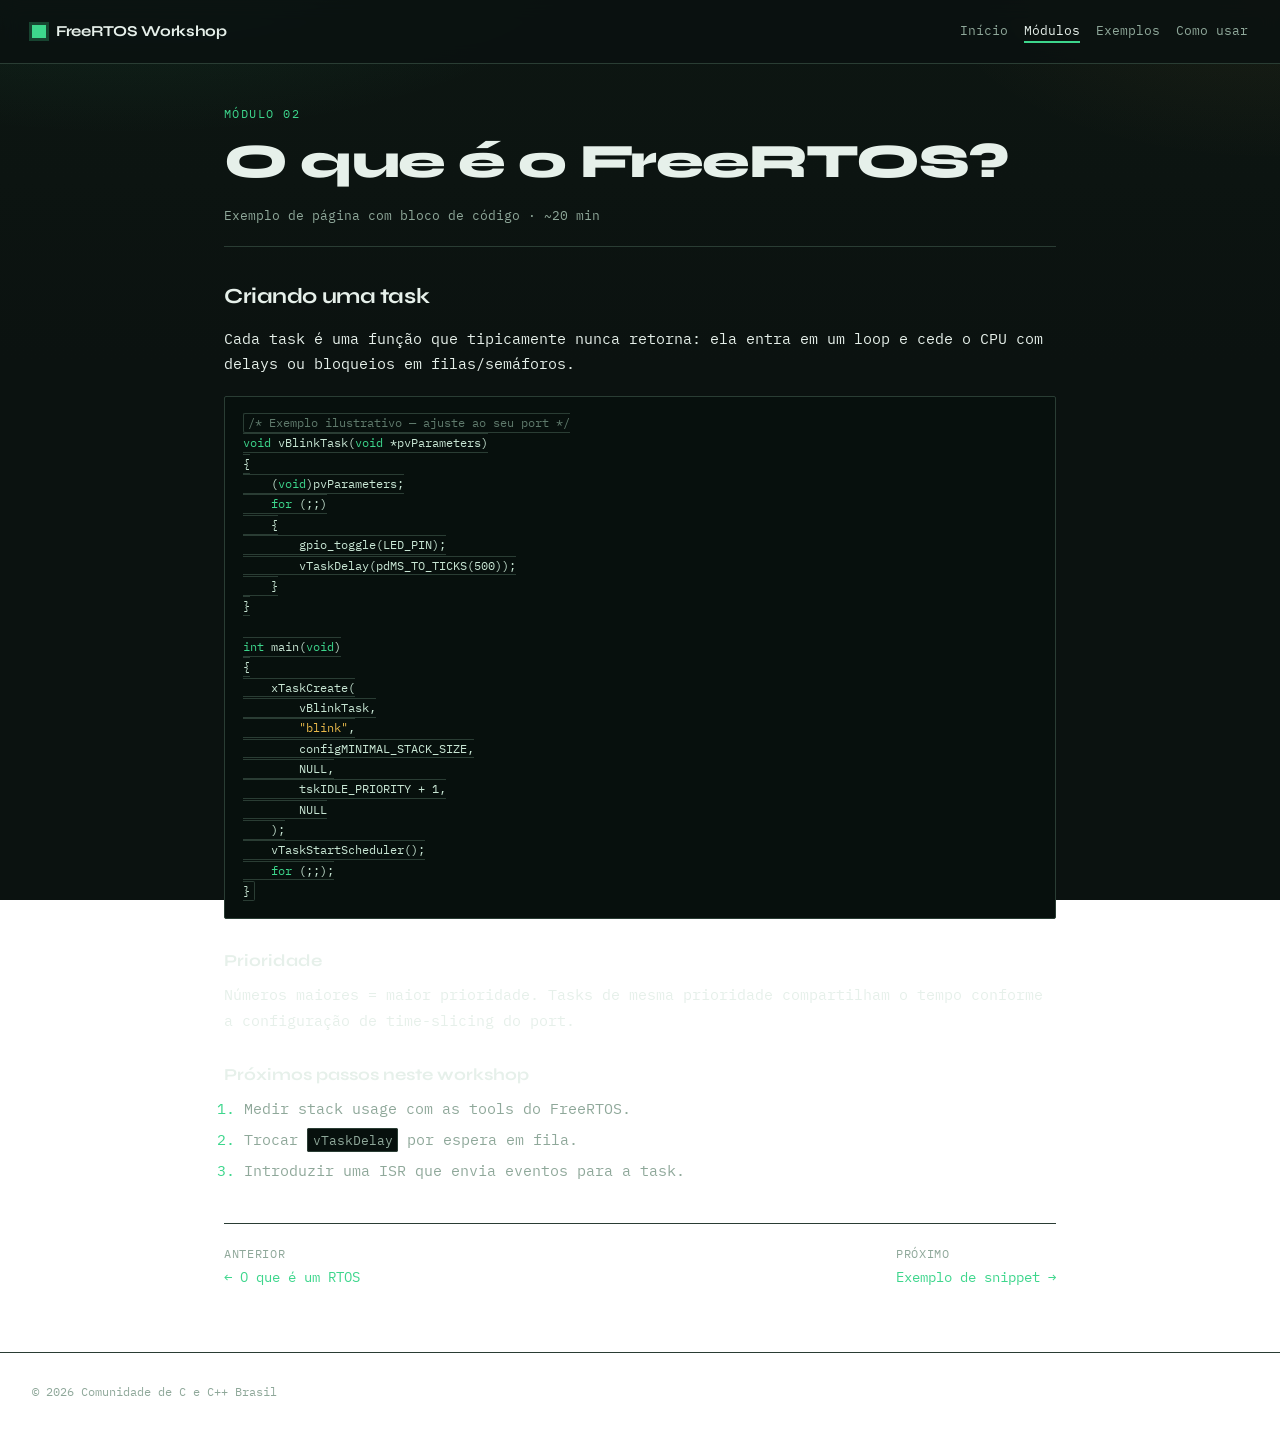
<file: docs/modulos/02-tarefas.html>
<!DOCTYPE html>
<html lang="pt-BR">
<head>
  <meta charset="utf-8">
  <meta name="viewport" content="width=device-width, initial-scale=1">
  <title>02 · Tarefas — Workshop FreeRTOS</title>
  <link rel="preconnect" href="https://fonts.googleapis.com">
  <link rel="preconnect" href="https://fonts.gstatic.com" crossorigin>
  <link href="https://fonts.googleapis.com/css2?family=IBM+Plex+Mono:wght@400;600&family=Syne:wght@600;700;800&display=swap" rel="stylesheet">
  <link rel="stylesheet" href="../assets/css/main.css">
</head>
<body>
  <div class="page-shell">
    <header class="site-header">
      <a class="brand" href="../index.html">
        <span class="brand-mark" aria-hidden="true"></span>
        <span class="brand-text">FreeRTOS Workshop</span>
      </a>
      <nav class="site-nav" aria-label="Principal">
        <a href="../index.html">Início</a>
        <a href="01-introducao.html" aria-current="page">Módulos</a>
        <a href="../exemplos/index.html">Exemplos</a>
        <a href="../guia/como-usar.html">Como usar</a>
      </nav>
    </header>

    <main>
      <header class="page-header">
        <p class="eyebrow">Módulo 02</p>
        <h1 class="page-title">O que é o FreeRTOS?</h1>
        <p class="meta">Exemplo de página com bloco de código · ~20 min</p>
      </header>

      <article class="content">
        <h2>Criando uma task</h2>
        <p>
          Cada task é uma função que tipicamente nunca retorna: ela entra em um loop e
          cede o CPU com delays ou bloqueios em filas/semáforos.
        </p>

        <div class="pre-wrap">
          <pre><code><span class="comment">/* Exemplo ilustrativo — ajuste ao seu port */</span>
<span class="kw">void</span> vBlinkTask(<span class="kw">void</span> *pvParameters)
{
    (<span class="kw">void</span>)pvParameters;
    <span class="kw">for</span> (;;)
    {
        gpio_toggle(LED_PIN);
        vTaskDelay(pdMS_TO_TICKS(500));
    }
}

<span class="kw">int</span> main(<span class="kw">void</span>)
{
    xTaskCreate(
        vBlinkTask,
        <span class="str">"blink"</span>,
        configMINIMAL_STACK_SIZE,
        NULL,
        tskIDLE_PRIORITY + 1,
        NULL
    );
    vTaskStartScheduler();
    <span class="kw">for</span> (;;);
}</code></pre>
        </div>

        <h3>Prioridade</h3>
        <p>
          Números maiores = maior prioridade. Tasks de mesma prioridade compartilham o
          tempo conforme a configuração de time-slicing do port.
        </p>

        <h3>Próximos passos neste workshop</h3>
        <ol>
          <li>Medir stack usage com as tools do FreeRTOS.</li>
          <li>Trocar <code>vTaskDelay</code> por espera em fila.</li>
          <li>Introduzir uma ISR que envia eventos para a task.</li>
        </ol>
      </article>

      <nav class="pager" aria-label="Navegação entre módulos">
        <a href="01-introducao.html">
          <span class="dir">Anterior</span>
          ← O que é um RTOS
        </a>
        <a href="../exemplos/snippet-codigo.html">
          <span class="dir">Próximo</span>
          Exemplo de snippet →
        </a>
      </nav>
    </main>

    <footer class="site-footer">
      <p>© 2026 Comunidade de C e C++ Brasil</p>
    </footer>
  </div>
</body>
</html>
</file>
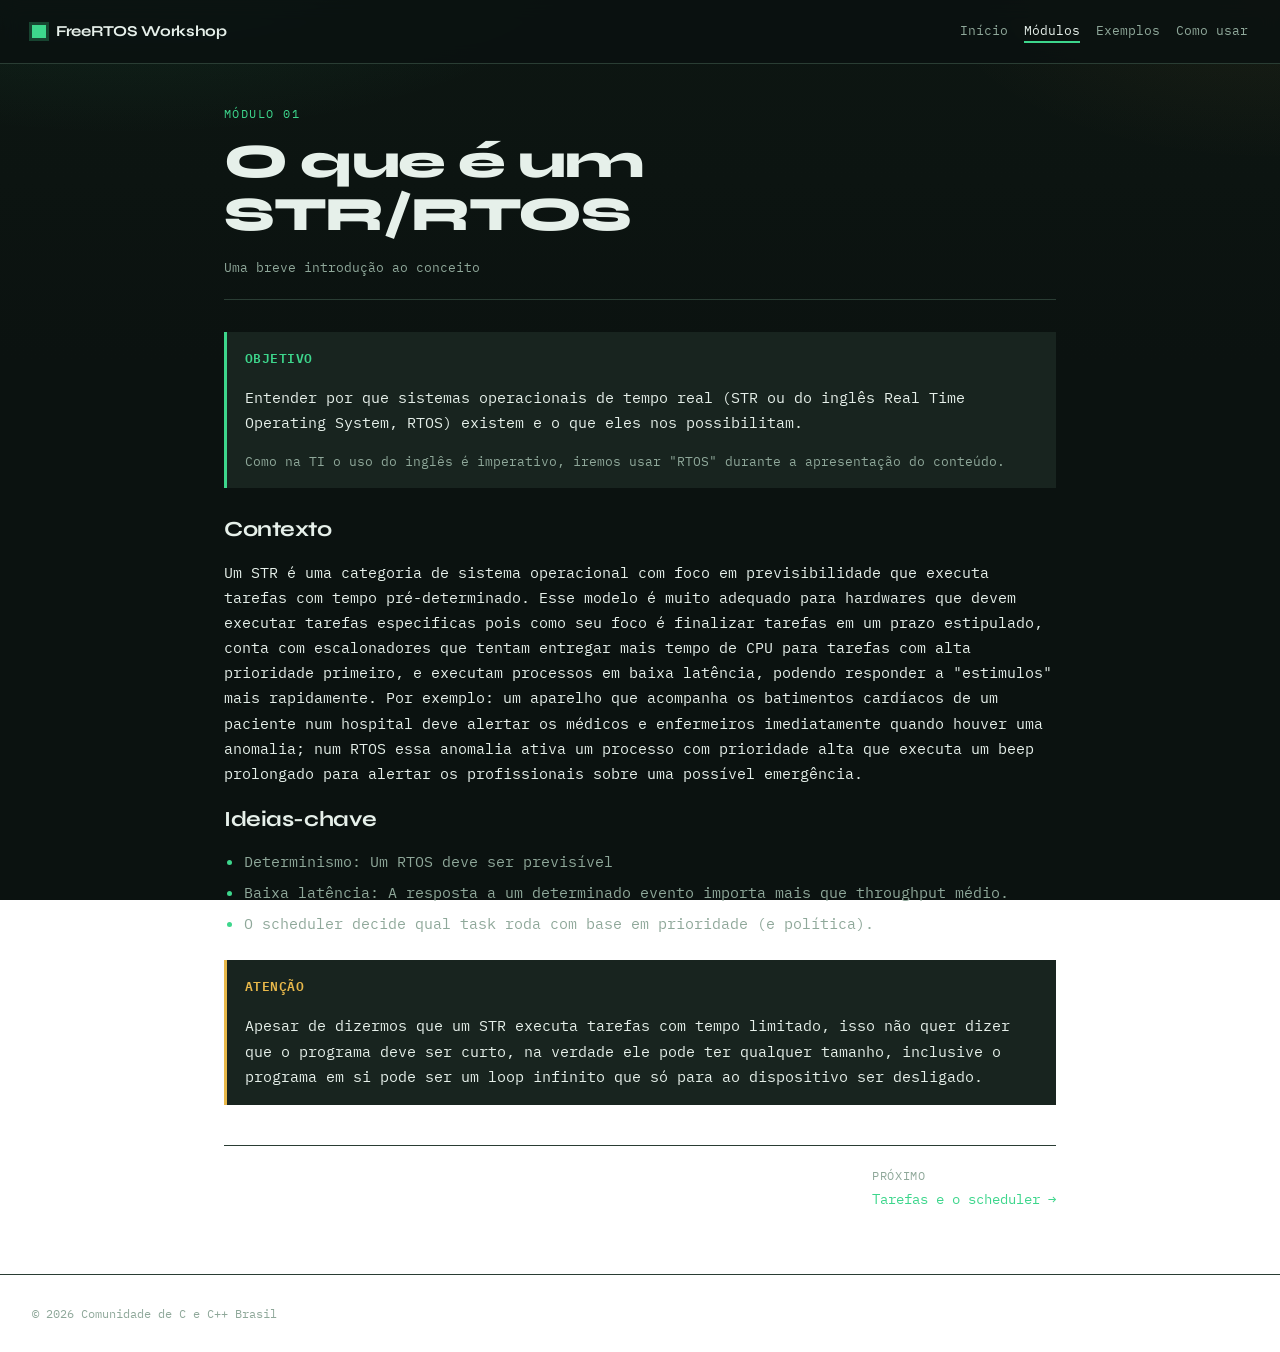
<file: pages/modulos/01-introducao.html>
<!DOCTYPE html>
<html lang="pt-BR">
<head>
  <meta charset="utf-8">
  <meta name="viewport" content="width=device-width, initial-scale=1">
  <title>01 · Introdução — Workshop FreeRTOS</title>
  <link rel="preconnect" href="https://fonts.googleapis.com">
  <link rel="preconnect" href="https://fonts.gstatic.com" crossorigin>
  <link href="https://fonts.googleapis.com/css2?family=IBM+Plex+Mono:wght@400;600&family=Syne:wght@600;700;800&display=swap" rel="stylesheet">
  <link rel="stylesheet" href="../assets/css/main.css">
</head>
<body>
  <div class="page-shell">
    <header class="site-header">
      <a class="brand" href="../index.html">
        <span class="brand-mark" aria-hidden="true"></span>
        <span class="brand-text">FreeRTOS Workshop</span>
      </a>
      <nav class="site-nav" aria-label="Principal">
        <a href="../index.html">Início</a>
        <a href="01-introducao.html" aria-current="page">Módulos</a>
        <a href="../exemplos/index.html">Exemplos</a>
        <a href="../guia/como-usar.html">Como usar</a>
      </nav>
    </header>

    <main>
      <header class="page-header">
        <p class="eyebrow">Módulo 01</p>
        <h1 class="page-title">O que é um STR/RTOS</h1>
        <p class="meta">Uma breve introdução ao conceito</p>
      </header>

      <article class="content">
        <div class="callout">
          <p class="callout-title">Objetivo</p>
          <p>
            Entender por que sistemas operacionais de tempo real (STR ou do 
		        inglês Real Time Operating System, RTOS) existem e o que eles nos 
		        possibilitam.
          </p>
		  <p class="meta">Como na TI o uso do inglês é imperativo, iremos usar "RTOS" durante a apresentação do conteúdo.</p>
        </div>

        <h2>Contexto</h2>
        <p>
          Um STR é uma categoria de sistema operacional com foco em 
		      previsibilidade que executa tarefas com tempo pré-determinado. Esse
		      modelo é muito adequado para hardwares que devem executar tarefas 
		      especificas pois como seu foco é finalizar tarefas em um prazo 
          estipulado, conta com escalonadores que tentam entregar mais tempo de 
          CPU para tarefas com alta prioridade primeiro, e executam processos 
          em baixa latência, podendo responder a "estimulos" mais rapidamente.
          Por exemplo: um aparelho que acompanha os batimentos cardíacos de um 
		      paciente num hospital deve alertar os médicos e enfermeiros 
		      imediatamente quando houver uma anomalia; num RTOS essa anomalia ativa
          um processo com prioridade alta que executa um beep prolongado para 
          alertar os profissionais sobre uma possível emergência.
        </p>

        <h2>Ideias-chave</h2>
        <ul>
          <li>Determinismo: Um RTOS deve ser previsível</li>
          <li>Baixa latência: A resposta a um determinado evento importa mais que throughput médio.</li>
          <li>O scheduler decide qual task roda com base em prioridade (e política).</li>
        </ul>

        <div class="callout warn">
          <p class="callout-title">Atenção</p>
          <p>
            Apesar de dizermos que um STR executa tarefas com tempo limitado, isso
            não quer dizer que o programa deve ser curto, na verdade ele pode ter 
            qualquer tamanho, inclusive o programa em si pode ser um loop infinito 
            que só para ao dispositivo ser desligado.
          </p>
        </div>
      </article>

      <nav class="pager" aria-label="Navegação entre módulos">
        <span></span>
        <a href="02-tarefas.html">
          <span class="dir">Próximo</span>
          Tarefas e o scheduler →
        </a>
      </nav>
    </main>

    <footer class="site-footer">
      <p>© 2026 Comunidade de C e C++ Brasil</p>
    </footer>
  </div>
</body>
</html>
</file>
<file: pages/assets/css/main.css>
/*
  Design sample — FreeRTOS Workshop
  ==================================
  Troque apenas as variáveis em :root para redesenhar o site.
  Layout e classes semânticas ficam estáveis; o visual é descartável.
*/

:root {
  /* --- tokens (edite aqui) --- */
  --bg: #0b1210;
  --bg-elevated: #121b18;
  --surface: #18241f;
  --border: #2a3d34;
  --text: #e6f0ea;
  --text-muted: #8fa89a;
  --accent: #3dd68c;
  --accent-dim: #1f6b48;
  --accent-text: #04140c;
  --warn: #e8b84a;
  --code-bg: #07100d;
  --font-display: "Syne", system-ui, sans-serif;
  --font-mono: "IBM Plex Mono", ui-monospace, monospace;
  --radius: 2px;
  --max-width: 52rem;
  --header-h: 4rem;
  --space: 1.25rem;
}

*,
*::before,
*::after {
  box-sizing: border-box;
}

html {
  scroll-behavior: smooth;
}

body {
  margin: 0;
  min-height: 100vh;
  font-family: var(--font-mono);
  font-size: 0.95rem;
  line-height: 1.65;
  color: var(--text);
  background:
    radial-gradient(ellipse 80% 50% at 10% -10%, rgba(61, 214, 140, 0.12), transparent 50%),
    radial-gradient(ellipse 60% 40% at 100% 0%, rgba(232, 184, 74, 0.06), transparent 45%),
    linear-gradient(180deg, #0d1612 0%, var(--bg) 40%);
  background-attachment: fixed;
}

a {
  color: var(--accent);
  text-decoration-thickness: 1px;
  text-underline-offset: 0.2em;
}

a:hover {
  color: #7aefb0;
}

code,
pre {
  font-family: var(--font-mono);
}

code {
  font-size: 0.88em;
  padding: 0.12em 0.35em;
  background: var(--code-bg);
  border: 1px solid var(--border);
  border-radius: var(--radius);
}

.page-shell {
  min-height: 100vh;
  display: flex;
  flex-direction: column;
}

.site-header {
  position: sticky;
  top: 0;
  z-index: 10;
  display: flex;
  align-items: center;
  justify-content: space-between;
  gap: var(--space);
  height: var(--header-h);
  padding: 0 clamp(1rem, 4vw, 2rem);
  background: color-mix(in srgb, var(--bg) 88%, transparent);
  border-bottom: 1px solid var(--border);
  backdrop-filter: blur(10px);
}

.brand {
  display: inline-flex;
  align-items: center;
  gap: 0.65rem;
  color: var(--text);
  text-decoration: none;
  font-family: var(--font-display);
  font-weight: 700;
  letter-spacing: -0.02em;
}

.brand-mark {
  width: 0.85rem;
  height: 0.85rem;
  background: var(--accent);
  box-shadow: 0 0 0 3px color-mix(in srgb, var(--accent) 25%, transparent);
}

.site-nav {
  display: flex;
  flex-wrap: wrap;
  gap: 0.35rem 1rem;
  font-size: 0.82rem;
}

.site-nav a {
  color: var(--text-muted);
  text-decoration: none;
}

.site-nav a:hover,
.site-nav a[aria-current="page"] {
  color: var(--text);
}

.site-nav a[aria-current="page"] {
  border-bottom: 2px solid var(--accent);
}

main {
  flex: 1;
  width: min(100% - 2rem, var(--max-width));
  margin: 0 auto;
  padding: 2.5rem 0 4rem;
}

.hero {
  padding: 1.5rem 0 2.5rem;
  border-bottom: 1px solid var(--border);
  margin-bottom: 2.5rem;
}

.eyebrow {
  margin: 0 0 0.75rem;
  font-size: 0.75rem;
  letter-spacing: 0.12em;
  text-transform: uppercase;
  color: var(--accent);
}

.hero h1,
.page-title {
  margin: 0 0 1rem;
  font-family: var(--font-display);
  font-weight: 800;
  font-size: clamp(2rem, 5vw, 3rem);
  line-height: 1.1;
  letter-spacing: -0.03em;
}

.lede,
.section-intro {
  margin: 0;
  max-width: 40rem;
  color: var(--text-muted);
}

.cta-row {
  display: flex;
  flex-wrap: wrap;
  gap: 0.75rem;
  margin-top: 1.75rem;
}

.btn {
  display: inline-flex;
  align-items: center;
  justify-content: center;
  padding: 0.65rem 1.1rem;
  font-family: var(--font-mono);
  font-size: 0.82rem;
  font-weight: 600;
  text-decoration: none;
  border-radius: var(--radius);
  border: 1px solid transparent;
  transition: background 0.15s ease, color 0.15s ease, border-color 0.15s ease;
}

.btn-primary {
  background: var(--accent);
  color: var(--accent-text);
}

.btn-primary:hover {
  background: #7aefb0;
  color: var(--accent-text);
}

.btn-ghost {
  background: transparent;
  color: var(--text);
  border-color: var(--border);
}

.btn-ghost:hover {
  border-color: var(--accent);
  color: var(--accent);
}

.section {
  margin-bottom: 2.75rem;
}

.section-compact {
  margin-bottom: 1.5rem;
}

.section h2,
.content h2 {
  margin: 0 0 0.75rem;
  font-family: var(--font-display);
  font-size: 1.35rem;
  font-weight: 700;
  letter-spacing: -0.02em;
}

.content h3 {
  margin: 1.75rem 0 0.5rem;
  font-family: var(--font-display);
  font-size: 1.05rem;
}

.section-intro {
  margin-bottom: 1.25rem;
}

.feature-list,
.agenda {
  margin: 0;
  padding: 0;
  list-style: none;
}

.feature-list li {
  display: grid;
  gap: 0.25rem;
  padding: 1rem 0;
  border-top: 1px solid var(--border);
}

.feature-list li:last-child {
  border-bottom: 1px solid var(--border);
}

.feature-list span {
  color: var(--text-muted);
  font-size: 0.88rem;
}

.agenda {
  counter-reset: agenda;
}

.agenda li {
  counter-increment: agenda;
  display: flex;
  gap: 0.85rem;
  align-items: baseline;
  padding: 0.65rem 0;
  border-top: 1px dashed var(--border);
}

.agenda li::before {
  content: counter(agenda, decimal-leading-zero);
  color: var(--accent-dim);
  font-weight: 600;
  font-size: 0.8rem;
}

.site-footer {
  padding: 1.5rem clamp(1rem, 4vw, 2rem);
  border-top: 1px solid var(--border);
  color: var(--text-muted);
  font-size: 0.78rem;
}

.site-footer p {
  margin: 0.25rem 0;
}

.footer-note code {
  font-size: 0.85em;
}

/* --- content pages --- */

.page-header {
  margin-bottom: 2rem;
  padding-bottom: 1.25rem;
  border-bottom: 1px solid var(--border);
}

.meta {
  margin: 0.5rem 0 0;
  color: var(--text-muted);
  font-size: 0.8rem;
}

.content p {
  margin: 0 0 1rem;
}

.content ul,
.content ol {
  margin: 0 0 1.25rem;
  padding-left: 1.25rem;
  color: var(--text-muted);
}

.content li {
  margin-bottom: 0.35rem;
}

.content li::marker {
  color: var(--accent);
}

.callout {
  margin: 1.5rem 0;
  padding: 1rem 1.1rem;
  background: var(--surface);
  border-left: 3px solid var(--accent);
}

.callout.warn {
  border-left-color: var(--warn);
}

.callout p:last-child {
  margin-bottom: 0;
}

.callout-title {
  margin: 0 0 0.35rem;
  font-weight: 600;
  font-size: 0.82rem;
  letter-spacing: 0.04em;
  text-transform: uppercase;
  color: var(--accent);
}

.callout.warn .callout-title {
  color: var(--warn);
}

.pre-wrap {
  margin: 1.25rem 0 1.5rem;
  overflow-x: auto;
  padding: 1rem 1.1rem;
  background: var(--code-bg);
  border: 1px solid var(--border);
  border-radius: var(--radius);
}

.pre-wrap pre {
  margin: 0;
  font-size: 0.82rem;
  line-height: 1.55;
  color: #c8e6d4;
}

.pre-wrap .comment {
  color: #5f7a6c;
}

.pre-wrap .kw {
  color: var(--accent);
}

.pre-wrap .str {
  color: var(--warn);
}

.table-wrap {
  overflow-x: auto;
  margin: 1.25rem 0 1.5rem;
}

table {
  width: 100%;
  border-collapse: collapse;
  font-size: 0.85rem;
}

th,
td {
  padding: 0.65rem 0.75rem;
  text-align: left;
  border-bottom: 1px solid var(--border);
}

th {
  color: var(--text-muted);
  font-weight: 600;
  font-size: 0.75rem;
  letter-spacing: 0.06em;
  text-transform: uppercase;
}

.pager {
  display: flex;
  justify-content: space-between;
  gap: 1rem;
  margin-top: 2.5rem;
  padding-top: 1.25rem;
  border-top: 1px solid var(--border);
  font-size: 0.85rem;
}

.pager a {
  text-decoration: none;
}

.pager .dir {
  display: block;
  color: var(--text-muted);
  font-size: 0.72rem;
  letter-spacing: 0.06em;
  text-transform: uppercase;
  margin-bottom: 0.2rem;
}

.component-demo {
  margin: 1.5rem 0;
  padding: 1.25rem;
  background: var(--bg-elevated);
  border: 1px dashed var(--border);
}

.component-demo > .label {
  margin: 0 0 0.85rem;
  font-size: 0.72rem;
  letter-spacing: 0.08em;
  text-transform: uppercase;
  color: var(--text-muted);
}

.toc {
  margin: 0 0 2rem;
  padding: 1rem 1.1rem;
  background: var(--surface);
  border: 1px solid var(--border);
}

.toc h2 {
  margin: 0 0 0.5rem;
  font-size: 0.75rem;
  letter-spacing: 0.08em;
  text-transform: uppercase;
  color: var(--text-muted);
  font-family: var(--font-mono);
  font-weight: 600;
}

.toc ol {
  margin: 0;
  padding-left: 1.1rem;
  color: var(--text-muted);
}

@media (max-width: 640px) {
  .site-header {
    flex-direction: column;
    align-items: flex-start;
    height: auto;
    padding-top: 0.85rem;
    padding-bottom: 0.85rem;
  }

  .site-nav {
    width: 100%;
  }
}
</file>
<file: docs/assets/css/main.css>
/*
  Design sample — FreeRTOS Workshop
  ==================================
  Troque apenas as variáveis em :root para redesenhar o site.
  Layout e classes semânticas ficam estáveis; o visual é descartável.
*/

:root {
  /* --- tokens (edite aqui) --- */
  --bg: #0b1210;
  --bg-elevated: #121b18;
  --surface: #18241f;
  --border: #2a3d34;
  --text: #e6f0ea;
  --text-muted: #8fa89a;
  --accent: #3dd68c;
  --accent-dim: #1f6b48;
  --accent-text: #04140c;
  --warn: #e8b84a;
  --code-bg: #07100d;
  --font-display: "Syne", system-ui, sans-serif;
  --font-mono: "IBM Plex Mono", ui-monospace, monospace;
  --radius: 2px;
  --max-width: 52rem;
  --header-h: 4rem;
  --space: 1.25rem;
}

*,
*::before,
*::after {
  box-sizing: border-box;
}

html {
  scroll-behavior: smooth;
}

body {
  margin: 0;
  min-height: 100vh;
  font-family: var(--font-mono);
  font-size: 0.95rem;
  line-height: 1.65;
  color: var(--text);
  background:
    radial-gradient(ellipse 80% 50% at 10% -10%, rgba(61, 214, 140, 0.12), transparent 50%),
    radial-gradient(ellipse 60% 40% at 100% 0%, rgba(232, 184, 74, 0.06), transparent 45%),
    linear-gradient(180deg, #0d1612 0%, var(--bg) 40%);
  background-attachment: fixed;
}

a {
  color: var(--accent);
  text-decoration-thickness: 1px;
  text-underline-offset: 0.2em;
}

a:hover {
  color: #7aefb0;
}

code,
pre {
  font-family: var(--font-mono);
}

code {
  font-size: 0.88em;
  padding: 0.12em 0.35em;
  background: var(--code-bg);
  border: 1px solid var(--border);
  border-radius: var(--radius);
}

.page-shell {
  min-height: 100vh;
  display: flex;
  flex-direction: column;
}

.site-header {
  position: sticky;
  top: 0;
  z-index: 10;
  display: flex;
  align-items: center;
  justify-content: space-between;
  gap: var(--space);
  height: var(--header-h);
  padding: 0 clamp(1rem, 4vw, 2rem);
  background: color-mix(in srgb, var(--bg) 88%, transparent);
  border-bottom: 1px solid var(--border);
  backdrop-filter: blur(10px);
}

.brand {
  display: inline-flex;
  align-items: center;
  gap: 0.65rem;
  color: var(--text);
  text-decoration: none;
  font-family: var(--font-display);
  font-weight: 700;
  letter-spacing: -0.02em;
}

.brand-mark {
  width: 0.85rem;
  height: 0.85rem;
  background: var(--accent);
  box-shadow: 0 0 0 3px color-mix(in srgb, var(--accent) 25%, transparent);
}

.site-nav {
  display: flex;
  flex-wrap: wrap;
  gap: 0.35rem 1rem;
  font-size: 0.82rem;
}

.site-nav a {
  color: var(--text-muted);
  text-decoration: none;
}

.site-nav a:hover,
.site-nav a[aria-current="page"] {
  color: var(--text);
}

.site-nav a[aria-current="page"] {
  border-bottom: 2px solid var(--accent);
}

main {
  flex: 1;
  width: min(100% - 2rem, var(--max-width));
  margin: 0 auto;
  padding: 2.5rem 0 4rem;
}

.hero {
  padding: 1.5rem 0 2.5rem;
  border-bottom: 1px solid var(--border);
  margin-bottom: 2.5rem;
}

.eyebrow {
  margin: 0 0 0.75rem;
  font-size: 0.75rem;
  letter-spacing: 0.12em;
  text-transform: uppercase;
  color: var(--accent);
}

.hero h1,
.page-title {
  margin: 0 0 1rem;
  font-family: var(--font-display);
  font-weight: 800;
  font-size: clamp(2rem, 5vw, 3rem);
  line-height: 1.1;
  letter-spacing: -0.03em;
}

.lede,
.section-intro {
  margin: 0;
  max-width: 40rem;
  color: var(--text-muted);
}

.cta-row {
  display: flex;
  flex-wrap: wrap;
  gap: 0.75rem;
  margin-top: 1.75rem;
}

.btn {
  display: inline-flex;
  align-items: center;
  justify-content: center;
  padding: 0.65rem 1.1rem;
  font-family: var(--font-mono);
  font-size: 0.82rem;
  font-weight: 600;
  text-decoration: none;
  border-radius: var(--radius);
  border: 1px solid transparent;
  transition: background 0.15s ease, color 0.15s ease, border-color 0.15s ease;
}

.btn-primary {
  background: var(--accent);
  color: var(--accent-text);
}

.btn-primary:hover {
  background: #7aefb0;
  color: var(--accent-text);
}

.btn-ghost {
  background: transparent;
  color: var(--text);
  border-color: var(--border);
}

.btn-ghost:hover {
  border-color: var(--accent);
  color: var(--accent);
}

.section {
  margin-bottom: 2.75rem;
}

.section-compact {
  margin-bottom: 1.5rem;
}

.section h2,
.content h2 {
  margin: 0 0 0.75rem;
  font-family: var(--font-display);
  font-size: 1.35rem;
  font-weight: 700;
  letter-spacing: -0.02em;
}

.content h3 {
  margin: 1.75rem 0 0.5rem;
  font-family: var(--font-display);
  font-size: 1.05rem;
}

.section-intro {
  margin-bottom: 1.25rem;
}

.feature-list,
.agenda {
  margin: 0;
  padding: 0;
  list-style: none;
}

.feature-list li {
  display: grid;
  gap: 0.25rem;
  padding: 1rem 0;
  border-top: 1px solid var(--border);
}

.feature-list li:last-child {
  border-bottom: 1px solid var(--border);
}

.feature-list span {
  color: var(--text-muted);
  font-size: 0.88rem;
}

.agenda {
  counter-reset: agenda;
}

.agenda li {
  counter-increment: agenda;
  display: flex;
  gap: 0.85rem;
  align-items: baseline;
  padding: 0.65rem 0;
  border-top: 1px dashed var(--border);
}

.agenda li::before {
  content: counter(agenda, decimal-leading-zero);
  color: var(--accent-dim);
  font-weight: 600;
  font-size: 0.8rem;
}

.site-footer {
  padding: 1.5rem clamp(1rem, 4vw, 2rem);
  border-top: 1px solid var(--border);
  color: var(--text-muted);
  font-size: 0.78rem;
}

.site-footer p {
  margin: 0.25rem 0;
}

.footer-note code {
  font-size: 0.85em;
}

/* --- content pages --- */

.page-header {
  margin-bottom: 2rem;
  padding-bottom: 1.25rem;
  border-bottom: 1px solid var(--border);
}

.meta {
  margin: 0.5rem 0 0;
  color: var(--text-muted);
  font-size: 0.8rem;
}

.content p {
  margin: 0 0 1rem;
}

.content ul,
.content ol {
  margin: 0 0 1.25rem;
  padding-left: 1.25rem;
  color: var(--text-muted);
}

.content li {
  margin-bottom: 0.35rem;
}

.content li::marker {
  color: var(--accent);
}

.callout {
  margin: 1.5rem 0;
  padding: 1rem 1.1rem;
  background: var(--surface);
  border-left: 3px solid var(--accent);
}

.callout.warn {
  border-left-color: var(--warn);
}

.callout p:last-child {
  margin-bottom: 0;
}

.callout-title {
  margin: 0 0 0.35rem;
  font-weight: 600;
  font-size: 0.82rem;
  letter-spacing: 0.04em;
  text-transform: uppercase;
  color: var(--accent);
}

.callout.warn .callout-title {
  color: var(--warn);
}

.pre-wrap {
  margin: 1.25rem 0 1.5rem;
  overflow-x: auto;
  padding: 1rem 1.1rem;
  background: var(--code-bg);
  border: 1px solid var(--border);
  border-radius: var(--radius);
}

.pre-wrap pre {
  margin: 0;
  font-size: 0.82rem;
  line-height: 1.55;
  color: #c8e6d4;
}

.pre-wrap .comment {
  color: #5f7a6c;
}

.pre-wrap .kw {
  color: var(--accent);
}

.pre-wrap .str {
  color: var(--warn);
}

.table-wrap {
  overflow-x: auto;
  margin: 1.25rem 0 1.5rem;
}

table {
  width: 100%;
  border-collapse: collapse;
  font-size: 0.85rem;
}

th,
td {
  padding: 0.65rem 0.75rem;
  text-align: left;
  border-bottom: 1px solid var(--border);
}

th {
  color: var(--text-muted);
  font-weight: 600;
  font-size: 0.75rem;
  letter-spacing: 0.06em;
  text-transform: uppercase;
}

.pager {
  display: flex;
  justify-content: space-between;
  gap: 1rem;
  margin-top: 2.5rem;
  padding-top: 1.25rem;
  border-top: 1px solid var(--border);
  font-size: 0.85rem;
}

.pager a {
  text-decoration: none;
}

.pager .dir {
  display: block;
  color: var(--text-muted);
  font-size: 0.72rem;
  letter-spacing: 0.06em;
  text-transform: uppercase;
  margin-bottom: 0.2rem;
}

.component-demo {
  margin: 1.5rem 0;
  padding: 1.25rem;
  background: var(--bg-elevated);
  border: 1px dashed var(--border);
}

.component-demo > .label {
  margin: 0 0 0.85rem;
  font-size: 0.72rem;
  letter-spacing: 0.08em;
  text-transform: uppercase;
  color: var(--text-muted);
}

.toc {
  margin: 0 0 2rem;
  padding: 1rem 1.1rem;
  background: var(--surface);
  border: 1px solid var(--border);
}

.toc h2 {
  margin: 0 0 0.5rem;
  font-size: 0.75rem;
  letter-spacing: 0.08em;
  text-transform: uppercase;
  color: var(--text-muted);
  font-family: var(--font-mono);
  font-weight: 600;
}

.toc ol {
  margin: 0;
  padding-left: 1.1rem;
  color: var(--text-muted);
}

@media (max-width: 640px) {
  .site-header {
    flex-direction: column;
    align-items: flex-start;
    height: auto;
    padding-top: 0.85rem;
    padding-bottom: 0.85rem;
  }

  .site-nav {
    width: 100%;
  }
}
</file>
